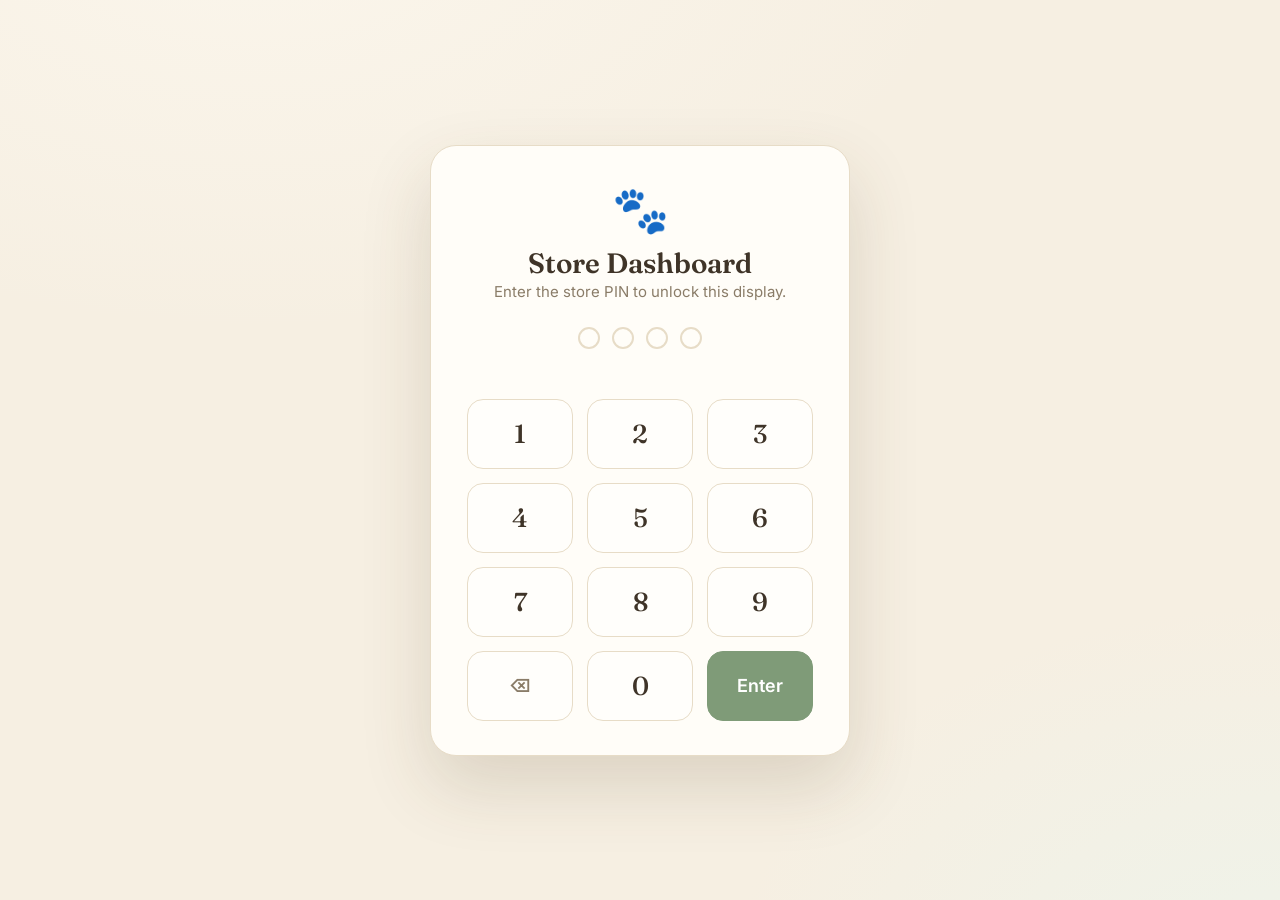
<file: static/board_login.html>
<!doctype html>
<html lang="en">
  <head>
    <meta charset="utf-8" />
    <meta name="viewport" content="width=device-width, initial-scale=1" />
    <title>Store Dashboard — Locked</title>
    <link rel="preconnect" href="https://fonts.googleapis.com" />
    <link rel="preconnect" href="https://fonts.gstatic.com" crossorigin />
    <link
      href="https://fonts.googleapis.com/css2?family=Fraunces:opsz,wght@9..144,500;9..144,600;9..144,700&family=Inter:wght@400;500;600;700&display=swap"
      rel="stylesheet"
    />
    <link
      rel="icon"
      href="data:image/svg+xml,<svg xmlns='http://www.w3.org/2000/svg' viewBox='0 0 100 100'><text y='.9em' font-size='90'>🐶</text></svg>"
    />
    <style>
      :root {
        --cream: #f6efe2;
        --card: #fffdf8;
        --ink: #3f3428;
        --muted: #8a7c68;
        --sage: #7f9b78;
        --sage-dk: #5f7a58;
        --line: #e7dcc7;
        --red: #c9603f;
      }
      * { box-sizing: border-box; }
      html, body { height: 100%; margin: 0; }
      body {
        font-family: "Inter", system-ui, sans-serif;
        background:
          radial-gradient(1200px 700px at 20% -10%, #fbf6ec 0%, transparent 60%),
          radial-gradient(1000px 700px at 100% 110%, #eef3ea 0%, transparent 55%),
          var(--cream);
        color: var(--ink);
        display: flex;
        align-items: center;
        justify-content: center;
        -webkit-user-select: none;
        user-select: none;
      }
      .box {
        width: min(92vw, 420px);
        background: var(--card);
        border: 1px solid var(--line);
        border-radius: 26px;
        padding: 40px 36px 34px;
        text-align: center;
        box-shadow: 0 30px 70px rgba(80, 60, 30, 0.16);
      }
      .paw { font-size: 46px; line-height: 1; }
      h1 {
        font-family: "Fraunces", Georgia, serif;
        font-weight: 600;
        font-size: 28px;
        margin: 14px 0 2px;
      }
      .sub { color: var(--muted); font-size: 15px; margin-bottom: 26px; }
      .pins {
        display: flex;
        gap: 12px;
        justify-content: center;
        margin-bottom: 8px;
      }
      .pip {
        width: 22px;
        height: 22px;
        border-radius: 50%;
        border: 2px solid var(--line);
        background: transparent;
        transition: transform 0.12s ease, background 0.12s ease, border-color 0.12s ease;
      }
      .pip.on { background: var(--sage); border-color: var(--sage); transform: scale(1.08); }
      .msg { min-height: 22px; color: var(--red); font-weight: 600; font-size: 14px; margin: 10px 0 18px; }
      .pad {
        display: grid;
        grid-template-columns: repeat(3, 1fr);
        gap: 14px;
      }
      .key {
        font-family: "Fraunces", Georgia, serif;
        font-size: 26px;
        font-weight: 500;
        padding: 18px 0;
        border-radius: 16px;
        border: 1px solid var(--line);
        background: #fffefb;
        color: var(--ink);
        cursor: pointer;
        transition: transform 0.08s ease, background 0.15s ease;
      }
      .key:active { transform: translateY(2px); background: #f1ead9; }
      .key.wide { font-size: 18px; font-family: "Inter", sans-serif; font-weight: 600; color: var(--muted); }
      .key.ok { background: var(--sage); border-color: var(--sage); color: #fff; }
      .key.ok:active { background: var(--sage-dk); }
      .shake { animation: shake 0.4s; }
      @keyframes shake {
        0%, 100% { transform: translateX(0); }
        20%, 60% { transform: translateX(-9px); }
        40%, 80% { transform: translateX(9px); }
      }
    </style>
  </head>
  <body>
    <form class="box" id="box" autocomplete="off">
      <div class="paw">🐾</div>
      <h1>Store Dashboard</h1>
      <div class="sub">Enter the store PIN to unlock this display.</div>
      <div class="pins" id="pips"></div>
      <div class="msg" id="msg"></div>
      <div class="pad" id="pad"></div>
    </form>

    <script>
      const MAXLEN = 8; // allow PINs up to 8 digits
      let pin = "";
      const pips = document.getElementById("pips");
      const msg = document.getElementById("msg");
      const box = document.getElementById("box");

      function renderPips() {
        const n = Math.max(4, pin.length);
        pips.innerHTML = "";
        for (let i = 0; i < n; i++) {
          const d = document.createElement("div");
          d.className = "pip" + (i < pin.length ? " on" : "");
          pips.appendChild(d);
        }
      }

      async function submit() {
        if (!pin) return;
        msg.textContent = "";
        try {
          const r = await fetch("/board/login", {
            method: "POST",
            headers: { "Content-Type": "application/json" },
            body: JSON.stringify({ pin }),
          });
          if (r.ok) {
            window.location.replace("/board/");
            return;
          }
        } catch (e) {}
        msg.textContent = "Incorrect PIN — try again";
        box.classList.remove("shake");
        void box.offsetWidth;
        box.classList.add("shake");
        pin = "";
        renderPips();
      }

      function press(v) {
        if (v === "del") { pin = pin.slice(0, -1); renderPips(); return; }
        if (v === "ok") { submit(); return; }
        if (pin.length >= MAXLEN) return;
        pin += v;
        renderPips();
        if (pin.length >= 4) { /* keep entering or press Enter */ }
      }

      const keys = ["1", "2", "3", "4", "5", "6", "7", "8", "9", "del", "0", "ok"];
      const pad = document.getElementById("pad");
      keys.forEach((k) => {
        const b = document.createElement("button");
        b.type = "button";
        b.className = "key" + (k === "del" || k === "ok" ? " wide" : "") + (k === "ok" ? " ok" : "");
        b.textContent = k === "del" ? "⌫" : k === "ok" ? "Enter" : k;
        b.addEventListener("click", () => press(k));
        pad.appendChild(b);
      });

      // Physical keyboard support (USB keyboard, laptop, etc.).
      window.addEventListener("keydown", (e) => {
        if (e.key >= "0" && e.key <= "9") press(e.key);
        else if (e.key === "Backspace") { e.preventDefault(); press("del"); }
        else if (e.key === "Enter") { e.preventDefault(); press("ok"); }
      });

      renderPips();
    </script>
  </body>
</html>
</file>
